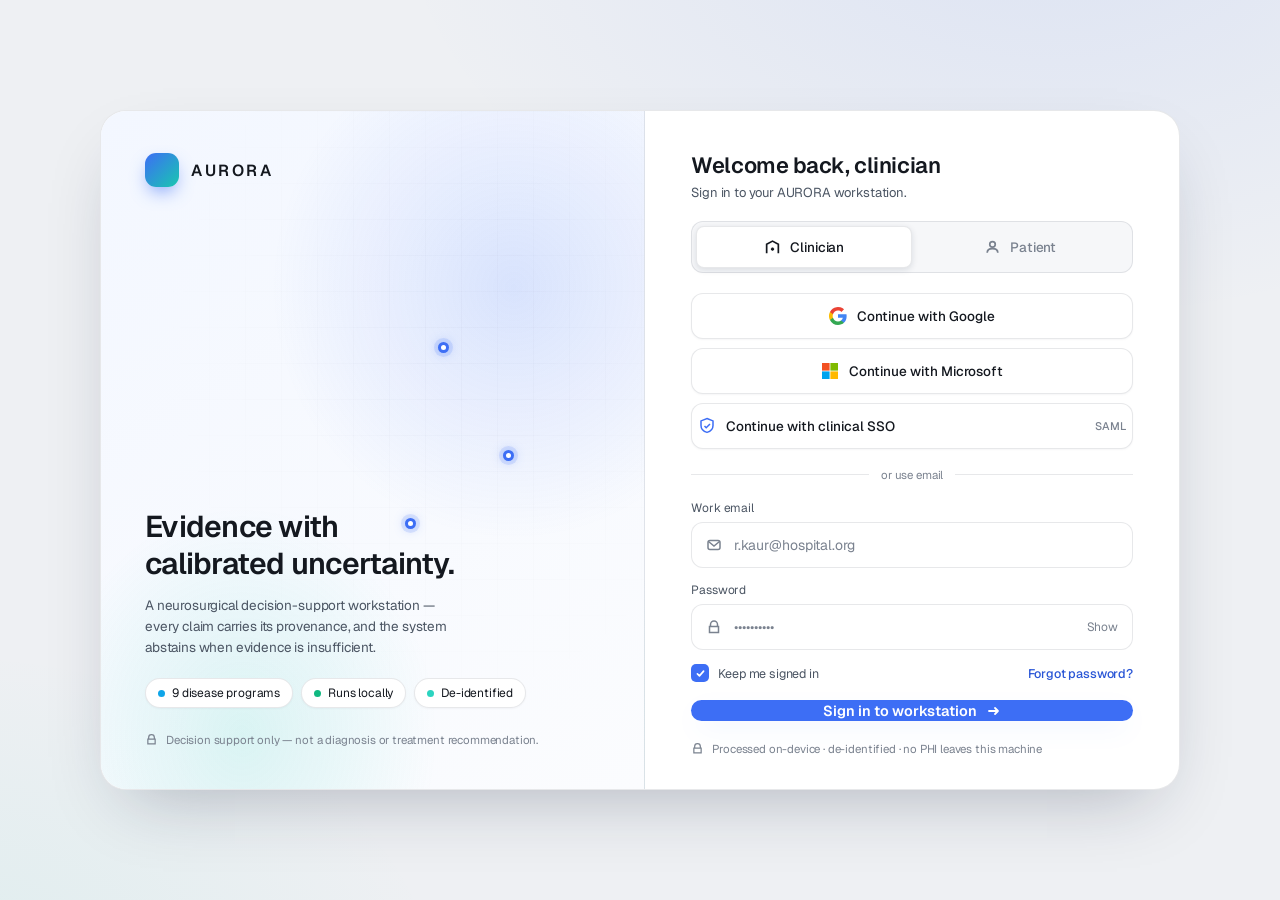
<file: webui/login.html>
<!DOCTYPE html>
<html lang="en">
<head>
<meta charset="UTF-8">
<meta name="viewport" content="width=device-width, initial-scale=1.0">
<title>AURORA · Sign in</title>
<link rel="preconnect" href="https://fonts.googleapis.com">
<link rel="preconnect" href="https://fonts.gstatic.com" crossorigin>
<link href="https://fonts.googleapis.com/css2?family=Geist:wght@400;500;600&family=Geist+Mono:wght@400;500&family=Inter:wght@400;500;600&display=swap" rel="stylesheet">
<style>
  :root {
    --bg: #EEF0F3; --card: #FFFFFF; --sunken: #F6F7F9; --hover: #EEF0F3;
    --fg: #14181F; --muted: #4B5563; --faint: #7A828F;
    --line: rgba(20,30,55,.10); --line-soft: rgba(20,30,55,.06);
    --brand: #3D6EF5; --brand-ink: #2A56D6; --teal: #18C7B0;
    --ev-definite: #0EA5E9; --ev-probable: #10B981; --teal2: #2BD4C0;
    --font: "Geist", "Inter", -apple-system, BlinkMacSystemFont, system-ui, sans-serif;
    --mono: "Geist Mono", ui-monospace, monospace;
    --r: 12px; --pill: 999px;
    --ease: cubic-bezier(.4,0,.2,1); --emph: cubic-bezier(.2,0,0,1);
  }
  * { box-sizing: border-box; }
  html, body { height: 100%; margin: 0; }
  body {
    font-family: var(--font); color: var(--fg); letter-spacing: -.01em;
    -webkit-font-smoothing: antialiased; font-variant-numeric: tabular-nums;
    background:
      radial-gradient(1100px 720px at 82% -12%, rgba(61,110,245,.10), transparent 60%),
      radial-gradient(860px 600px at -5% 112%, rgba(24,199,176,.08), transparent 60%),
      var(--bg);
    display: grid; place-items: center; overflow: hidden;
  }
  .login {
    width: min(1080px, 94vw); height: min(680px, 92vh);
    display: grid; grid-template-columns: 1.02fr 1fr;
    background: var(--card); border: 1px solid var(--line); border-radius: 26px;
    box-shadow: 0 30px 70px -28px rgba(20,30,55,.3); overflow: hidden;
    opacity: 0; transform: translateY(12px) scale(.99); animation: lin .5s var(--emph) forwards;
  }
  @keyframes lin { to { opacity: 1; transform: none; } }

  /* ── left brand panel (soft light gradient) ── */
  .brand-side { position: relative; padding: 42px 44px; display: flex; flex-direction: column; overflow: hidden;
    background:
      radial-gradient(72% 60% at 76% 26%, rgba(61,110,245,.16), transparent 62%),
      radial-gradient(60% 56% at 26% 92%, rgba(24,199,176,.14), transparent 60%),
      linear-gradient(150deg, #F3F7FF, #FBFCFE); border-right: 1px solid var(--line); }
  .grid-tex { position: absolute; inset: 0; opacity: .5;
    background-image: linear-gradient(rgba(20,30,55,.045) 1px, transparent 1px), linear-gradient(90deg, rgba(20,30,55,.045) 1px, transparent 1px);
    background-size: 36px 36px; mask-image: radial-gradient(75% 75% at 65% 35%, #000, transparent 78%); }
  .bs-top { position: relative; z-index: 2; display: flex; align-items: center; gap: 12px; }
  .bs-logo { width: 34px; height: 34px; border-radius: 11px; background: linear-gradient(135deg, var(--brand), var(--teal)); box-shadow: 0 8px 20px -7px var(--brand); }
  .bs-wm { font-size: 16px; font-weight: 600; letter-spacing: .16em; }
  .bs-body { position: relative; z-index: 2; margin-top: auto; }
  .bs-h { font-size: 30px; line-height: 37px; font-weight: 600; letter-spacing: -.025em; max-width: 15ch; }
  .bs-p { font-size: 13.5px; color: var(--muted); line-height: 21px; margin-top: 13px; max-width: 36ch; }
  .bs-pills { display: flex; flex-wrap: wrap; gap: 8px; margin-top: 20px; }
  .bs-pill { display: inline-flex; align-items: center; gap: 7px; height: 30px; padding: 0 12px; border-radius: var(--pill);
    background: var(--card); border: 1px solid var(--line); font-size: 12px; color: var(--fg); box-shadow: 0 1px 2px rgba(20,30,55,.04); }
  .bs-pill .dot { width: 7px; height: 7px; border-radius: 50%; }
  .bs-foot { position: relative; z-index: 2; margin-top: 24px; font-size: 11.5px; color: var(--faint); display: flex; align-items: center; gap: 8px; }
  .bs-pin { position: absolute; z-index: 1; width: 11px; height: 11px; border-radius: 50%; background: var(--brand); box-shadow: 0 0 0 4px rgba(61,110,245,.14), 0 0 12px rgba(61,110,245,.4); }
  .bs-pin::after { content: ""; position: absolute; inset: 3px; border-radius: 50%; background: #fff; }

  /* ── right form ── */
  .form-side { padding: 40px 46px; display: flex; flex-direction: column; overflow-y: auto; }
  .fs-h { font-size: 22px; font-weight: 600; letter-spacing: -.02em; }
  .fs-s { font-size: 13px; color: var(--muted); margin-top: 5px; }

  .role { display: flex; padding: 4px; background: var(--sunken); border: 1px solid var(--line); border-radius: var(--r); margin-top: 20px; position: relative; }
  .role .rthumb { position: absolute; z-index: 0; top: 4px; bottom: 4px; border-radius: 8px; background: var(--card); box-shadow: 0 2px 6px rgba(20,30,55,.12); border: 1px solid var(--line); transition: all .28s var(--emph); }
  .role .ro { position: relative; z-index: 1; flex: 1; height: 42px; display: flex; align-items: center; justify-content: center; gap: 9px; font-size: 13.5px; font-weight: 500; color: var(--faint); cursor: pointer; transition: color .14s; }
  .role .ro.on { color: var(--fg); }
  .role .ro svg { width: 17px; height: 17px; }

  /* SSO providers */
  .sso-grid { display: flex; flex-direction: column; gap: 9px; margin-top: 20px; }
  .sso { height: 46px; width: 100%; border: 1px solid var(--line); border-radius: var(--r); background: var(--card); color: var(--fg);
    font-family: inherit; font-size: 13.5px; font-weight: 500; cursor: pointer; display: flex; align-items: center; justify-content: center; gap: 10px;
    transition: background .14s, box-shadow .14s, transform .12s; box-shadow: 0 1px 2px rgba(20,30,55,.04); }
  .sso:hover { background: var(--hover); }
  .sso:active { transform: scale(.99); }
  .sso .pv { width: 18px; height: 18px; flex: 0 0 auto; }
  .sso .tag { margin-left: auto; font-size: 11px; color: var(--faint); }

  .or { display: flex; align-items: center; gap: 12px; margin: 18px 0 4px; color: var(--faint); font-size: 11.5px; }
  .or::before, .or::after { content: ""; flex: 1; height: 1px; background: var(--line); }

  .field { margin-top: 14px; }
  .field label { display: block; font-size: 12px; color: var(--muted); margin-bottom: 6px; }
  .field .inp { display: flex; align-items: center; gap: 10px; height: 46px; padding: 0 14px; background: var(--card); border: 1px solid var(--line); border-radius: var(--r); transition: border-color .14s, box-shadow .14s; }
  .field .inp:focus-within { border-color: color-mix(in oklab, var(--brand) 55%, transparent); box-shadow: 0 0 0 3px rgba(61,110,245,.14); }
  .field .inp svg { color: var(--faint); flex: 0 0 auto; }
  .field .inp input { flex: 1; background: none; border: none; outline: none; color: var(--fg); font-family: inherit; font-size: 14px; }
  .field .inp input::placeholder { color: var(--faint); }
  .field .inp .reveal { color: var(--faint); cursor: pointer; font-size: 12px; }

  .row-between { display: flex; align-items: center; justify-content: space-between; margin-top: 14px; }
  .check { display: flex; align-items: center; gap: 9px; font-size: 12.5px; color: var(--muted); cursor: pointer; }
  .check .box { width: 18px; height: 18px; border-radius: 5px; border: 1px solid var(--faint); background: var(--card); display: grid; place-items: center; }
  .check.on .box { background: var(--brand); border-color: transparent; }
  .check .box svg { opacity: 0; }
  .check.on .box svg { opacity: 1; }
  .link { font-size: 12.5px; color: var(--brand-ink); cursor: pointer; font-weight: 500; }

  .signin { margin-top: 18px; height: 48px; width: 100%; border: none; border-radius: var(--r);
    background: var(--brand); color: #fff; font-family: inherit; font-size: 14.5px; font-weight: 600; cursor: pointer;
    display: flex; align-items: center; justify-content: center; gap: 9px;
    box-shadow: 0 10px 26px -10px var(--brand); transition: transform .12s, filter .14s; }
  .signin:hover { filter: brightness(1.05); }
  .signin:active { transform: scale(.985); }

  .fs-foot { margin-top: auto; padding-top: 20px; display: flex; align-items: center; gap: 8px; font-size: 11.5px; color: var(--faint); }
  .fs-foot .lock { width: 13px; height: 13px; flex: 0 0 auto; }

  @media (prefers-reduced-motion: reduce) { .login { animation: none; opacity: 1; transform: none; } .role .rthumb { transition: none; } }
</style>
</head>
<body>
  <div class="login">
    <!-- brand -->
    <div class="brand-side">
      <div class="grid-tex"></div>
      <span class="bs-pin" style="left:62%;top:34%"></span>
      <span class="bs-pin" style="left:74%;top:50%"></span>
      <span class="bs-pin" style="left:56%;top:60%"></span>
      <div class="bs-top">
        <div class="bs-logo"></div>
        <div class="bs-wm">AURORA</div>
      </div>
      <div class="bs-body">
        <div class="bs-h" id="brandH">Evidence with calibrated uncertainty.</div>
        <div class="bs-p" id="brandP">A neurosurgical decision-support workstation — every claim carries its provenance, and the system abstains when evidence is insufficient.</div>
        <div class="bs-pills">
          <span class="bs-pill"><span class="dot" style="background:var(--ev-definite)"></span> 9 disease programs</span>
          <span class="bs-pill"><span class="dot" style="background:var(--ev-probable)"></span> Runs locally</span>
          <span class="bs-pill"><span class="dot" style="background:var(--teal2)"></span> De-identified</span>
        </div>
      </div>
      <div class="bs-foot">
        <svg class="lock" width="13" height="13" viewBox="0 0 16 16" fill="none" stroke="currentColor" stroke-width="1.5"><path d="M4.5 7.5V5.5a3.5 3.5 0 0 1 7 0v2M3.5 7.5h9v6h-9z"/></svg>
        Decision support only — not a diagnosis or treatment recommendation.
      </div>
    </div>

    <!-- form -->
    <div class="form-side">
      <div class="fs-h" id="formH">Welcome back, clinician</div>
      <div class="fs-s" id="formS">Sign in to your AURORA workstation.</div>

      <div class="role" id="role">
        <span class="rthumb" id="rthumb" style="left:4px;width:calc(50% - 4px)"></span>
        <div class="ro on" data-role="clinician">
          <svg viewBox="0 0 16 16" fill="none" stroke="currentColor" stroke-width="1.6"><path d="M2.5 13.5V5L8 2l5.5 3v8.5"/><path d="M8 8v3M6.5 9.5h3"/></svg>
          Clinician
        </div>
        <div class="ro" data-role="patient">
          <svg viewBox="0 0 16 16" fill="none" stroke="currentColor" stroke-width="1.6"><circle cx="8" cy="5" r="2.6"/><path d="M3 13c0-2.5 2.2-4 5-4s5 1.5 5 4"/></svg>
          Patient
        </div>
      </div>

      <!-- SSO providers -->
      <div class="sso-grid">
        <button class="sso" data-sso="google">
          <svg class="pv" viewBox="0 0 18 18"><path fill="#4285F4" d="M17.64 9.2c0-.64-.06-1.25-.16-1.84H9v3.48h4.84a4.14 4.14 0 0 1-1.8 2.72v2.26h2.92c1.7-1.57 2.68-3.88 2.68-6.62z"/><path fill="#34A853" d="M9 18c2.43 0 4.47-.8 5.96-2.18l-2.92-2.26c-.81.54-1.84.86-3.04.86-2.34 0-4.32-1.58-5.03-3.7H.96v2.33A9 9 0 0 0 9 18z"/><path fill="#FBBC05" d="M3.97 10.72a5.4 5.4 0 0 1 0-3.44V4.95H.96a9 9 0 0 0 0 8.1l3.01-2.33z"/><path fill="#EA4335" d="M9 3.58c1.32 0 2.5.45 3.44 1.35l2.58-2.58A9 9 0 0 0 .96 4.95l3.01 2.33C4.68 5.16 6.66 3.58 9 3.58z"/></svg>
          Continue with Google
        </button>
        <button class="sso" data-sso="microsoft">
          <svg class="pv" viewBox="0 0 18 18"><rect x="1" y="1" width="7.6" height="7.6" fill="#F25022"/><rect x="9.4" y="1" width="7.6" height="7.6" fill="#7FBA00"/><rect x="1" y="9.4" width="7.6" height="7.6" fill="#00A4EF"/><rect x="9.4" y="9.4" width="7.6" height="7.6" fill="#FFB900"/></svg>
          Continue with Microsoft
        </button>
        <button class="sso" data-sso="okta" id="ssoClinical">
          <svg class="pv" viewBox="0 0 18 18" fill="none" stroke="#3D6EF5" stroke-width="1.5"><path d="M9 1.5l6 2.4v4.6c0 3.4-2.5 5.9-6 6.9-3.5-1-6-3.5-6-6.9V3.9z"/><path d="M6.5 9l1.7 1.7L12 7"/></svg>
          <span id="ssoLabel">Continue with clinical SSO</span>
          <span class="tag">SAML</span>
        </button>
      </div>

      <div class="or">or use email</div>

      <div class="field">
        <label id="lblEmail">Work email</label>
        <div class="inp">
          <svg width="16" height="16" viewBox="0 0 16 16" fill="none" stroke="currentColor" stroke-width="1.5"><rect x="2" y="3.5" width="12" height="9" rx="2"/><path d="M2.5 4.5L8 9l5.5-4.5"/></svg>
          <input type="email" id="email" placeholder="r.kaur@hospital.org" autocomplete="username">
        </div>
      </div>

      <div class="field">
        <label>Password</label>
        <div class="inp">
          <svg width="16" height="16" viewBox="0 0 16 16" fill="none" stroke="currentColor" stroke-width="1.5"><path d="M4.5 7.5V5.5a3.5 3.5 0 0 1 7 0v2M3.5 7.5h9v6h-9z"/></svg>
          <input type="password" id="pw" placeholder="••••••••••" autocomplete="current-password">
          <span class="reveal" id="reveal">Show</span>
        </div>
      </div>

      <div class="row-between">
        <div class="check on" id="remember">
          <span class="box"><svg width="11" height="11" viewBox="0 0 16 16" fill="none" stroke="#fff" stroke-width="2.4"><path d="M3.5 8.5l3 3 6-7" stroke-linecap="round" stroke-linejoin="round"/></svg></span>
          Keep me signed in
        </div>
        <span class="link">Forgot password?</span>
      </div>

      <button class="signin" id="signin">
        <span id="signinLabel">Sign in to workstation</span>
        <svg width="16" height="16" viewBox="0 0 16 16" fill="none" stroke="currentColor" stroke-width="1.8"><path d="M3 8h9M9 5l3 3-3 3" stroke-linecap="round" stroke-linejoin="round"/></svg>
      </button>

      <div class="fs-foot">
        <svg class="lock" width="13" height="13" viewBox="0 0 16 16" fill="none" stroke="currentColor" stroke-width="1.5"><path d="M4.5 7.5V5.5a3.5 3.5 0 0 1 7 0v2M3.5 7.5h9v6h-9z"/></svg>
        <span id="footNote">Processed on-device · de-identified · no PHI leaves this machine</span>
      </div>
    </div>
  </div>

  <script>
    let role = 'clinician';
    const rthumb = document.getElementById('rthumb');
    const copy = {
      clinician: {
        brandH: 'Evidence with calibrated uncertainty.',
        brandP: 'A neurosurgical decision-support workstation — every claim carries its provenance, and the system abstains when evidence is insufficient.',
        formH: 'Welcome back, clinician', formS: 'Sign in to your AURORA workstation.',
        lblEmail: 'Work email', email: 'r.kaur@hospital.org',
        signinLabel: 'Sign in to workstation', ssoLabel: 'Continue with clinical SSO',
        footNote: 'Processed on-device · de-identified · no PHI leaves this machine',
        dest: 'clinician-light.html',
      },
      patient: {
        brandH: 'Your care, clearly explained.',
        brandP: 'AURORA Care brings your appointments, wellbeing and care team into one calm place — written for you, never as medical advice.',
        formH: 'Welcome back', formS: 'Sign in to AURORA Care.',
        lblEmail: 'Email', email: 'maya.r@email.com',
        signinLabel: 'Sign in to my care', ssoLabel: 'Continue with patient portal',
        footNote: 'Private & encrypted · you control what your care team sees',
        dest: 'screens/patient-dashboard.html',
      },
    };
    function setRole(r) {
      role = r;
      document.querySelectorAll('.role .ro').forEach(o => o.classList.toggle('on', o.dataset.role === r));
      rthumb.style.left = r === 'clinician' ? '4px' : '50%';
      const c = copy[r];
      for (const id of ['brandH','brandP','formH','formS','lblEmail','signinLabel','ssoLabel','footNote']) {
        const el = document.getElementById(id); if (el) el.textContent = c[id];
      }
      document.getElementById('email').placeholder = c.email;
    }
    document.querySelectorAll('.role .ro').forEach(o => o.addEventListener('click', () => setRole(o.dataset.role)));
    document.getElementById('remember').addEventListener('click', e => e.currentTarget.classList.toggle('on'));
    const pw = document.getElementById('pw');
    document.getElementById('reveal').addEventListener('click', e => {
      const show = pw.type === 'password'; pw.type = show ? 'text' : 'password'; e.target.textContent = show ? 'Hide' : 'Show';
    });
    function go() { window.location.href = copy[role].dest; }
    document.getElementById('signin').addEventListener('click', go);
    document.querySelectorAll('.sso').forEach(b => b.addEventListener('click', go));
  </script>
</body>
</html>
</file>
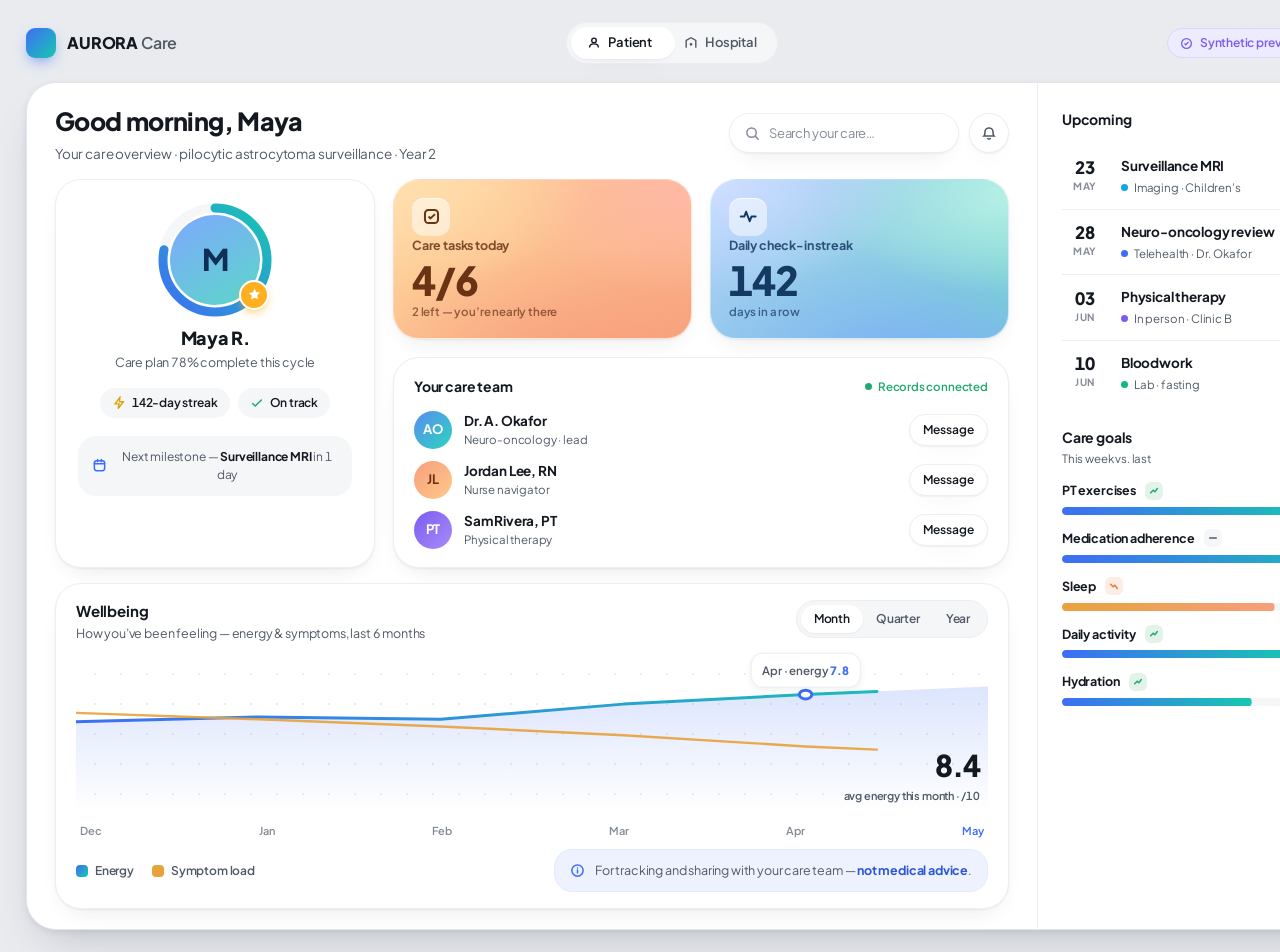
<file: webui/screens/patient-dashboard.html>
<!DOCTYPE html>
<html lang="en">
<head>
<meta charset="UTF-8">
<meta name="viewport" content="width=device-width, initial-scale=1.0">
<title>AURORA Care · Patient</title>
<link rel="preconnect" href="https://fonts.googleapis.com">
<link rel="preconnect" href="https://fonts.gstatic.com" crossorigin>
<link href="https://fonts.googleapis.com/css2?family=Plus+Jakarta+Sans:wght@400;500;600;700;800&family=Geist+Mono:wght@400;500&display=swap" rel="stylesheet">
<link rel="stylesheet" href="patient.css">
<style>
  body { width: 1440px; height: 952px; overflow: hidden; }
  .page { width: 1440px; height: 952px; padding: 22px 26px; display: flex; flex-direction: column; gap: 18px; }

  /* ── top strip ── */
  .topstrip { display: flex; align-items: center; gap: 18px; }
  .brand { display: flex; align-items: center; gap: 11px; }
  .logo { width: 30px; height: 30px; border-radius: 9px; background: linear-gradient(135deg, var(--blue), var(--teal)); box-shadow: 0 6px 16px -6px var(--blue); }
  .brand .wm { font-size: 16px; font-weight: 800; letter-spacing: -.01em; }
  .brand .wm span { color: var(--muted); font-weight: 600; }
  .topstrip .seg { margin: 0 auto; }
  .ts-right { display: flex; align-items: center; gap: 10px; }
  .ava-sm { width: 40px; height: 40px; border-radius: 50%; background: linear-gradient(135deg,#FFC98B,#F79E7C); display: grid; place-items: center; color: #7a3f1e; font-weight: 800; font-size: 14px; box-shadow: var(--sh); }

  /* ── frame ── */
  .frame { flex: 1; min-height: 0; background: var(--bg); border: 1px solid var(--line-2); border-radius: var(--r-frame); box-shadow: var(--sh-2); overflow: hidden; }
  .dash { display: grid; grid-template-columns: 1fr 376px; height: 100%; }
  .main { padding: 20px 28px; display: flex; flex-direction: column; gap: 15px; min-width: 0; }
  .rail { border-left: 1px solid var(--line); padding: 26px 24px; display: flex; flex-direction: column; gap: 22px; background: linear-gradient(180deg, rgba(255,255,255,.5), transparent 40%); }

  /* ── header ── */
  .dhead { display: flex; align-items: center; gap: 16px; }
  .greet .h { font-size: 25px; font-weight: 800; letter-spacing: -.025em; }
  .greet .s { font-size: 13.5px; color: var(--muted); margin-top: 3px; }
  .dhead .actions { margin-left: auto; display: flex; align-items: center; gap: 10px; }
  .search { display: flex; align-items: center; gap: 9px; height: 40px; padding: 0 15px; border-radius: var(--r-pill); background: var(--card); border: 1px solid var(--line); color: var(--faint); font-size: 13px; width: 230px; box-shadow: var(--sh); }

  /* ── top row ── */
  .toprow { display: grid; grid-template-columns: 320px 1fr; gap: 18px; }
  .stack { display: flex; flex-direction: column; gap: 18px; min-width: 0; }
  .gradrow { display: grid; grid-template-columns: 1fr 1fr; gap: 18px; }

  /* profile card */
  .profile { padding: 22px; display: flex; flex-direction: column; align-items: center; text-align: center; }
  .pf-ring { position: relative; width: 116px; height: 116px; margin-bottom: 6px; }
  .pf-ring .mono-ava { position: absolute; inset: 13px; border-radius: 50%; background: linear-gradient(150deg,#7FA8FF,#5BD7C8); display: grid; place-items: center; color: #0f2f57; font-weight: 800; font-size: 30px; }
  .pf-star { position: absolute; right: 4px; bottom: 8px; width: 30px; height: 30px; border-radius: 50%; background: #FFB020; display: grid; place-items: center; box-shadow: 0 4px 10px -3px rgba(255,176,32,.8); border: 2.5px solid var(--card); }
  .pf-name { font-size: 18px; font-weight: 800; letter-spacing: -.02em; }
  .pf-role { font-size: 12.5px; color: var(--muted); margin-top: 2px; }
  .pf-chips { display: flex; gap: 8px; margin-top: 16px; flex-wrap: wrap; justify-content: center; }
  .pf-chip { display: inline-flex; align-items: center; gap: 6px; height: 30px; padding: 0 12px; border-radius: var(--r-pill); background: var(--card-2); font-size: 12px; font-weight: 600; }
  .pf-chip svg { width: 14px; height: 14px; }
  .pf-foot { display: flex; align-items: center; gap: 9px; margin-top: 18px; padding: 12px 14px; width: 100%;
    border-radius: var(--r-md); background: var(--card-2); font-size: 12px; color: var(--muted); }
  .pf-foot b { color: var(--ink); font-weight: 700; }
  .pf-foot svg { flex: 0 0 auto; }

  /* gradient stat cards */
  .gstat { position: relative; border-radius: var(--r-card); padding: 18px; overflow: hidden; box-shadow: var(--sh); border: 1px solid rgba(255,255,255,.5); min-height: 150px; display: flex; flex-direction: column; }
  .gstat.warm { background:
      radial-gradient(120% 130% at 0% 0%, #FFE0B0 0%, transparent 55%),
      radial-gradient(120% 120% at 100% 10%, #FFB9A6 0%, transparent 52%),
      radial-gradient(140% 150% at 70% 130%, #F79C7B 0%, transparent 60%),
      linear-gradient(135deg, #FFD49B, #F9A982); color: #6a3414; }
  .gstat.cool { background:
      radial-gradient(120% 130% at 0% 0%, #CFE0FF 0%, transparent 55%),
      radial-gradient(120% 120% at 100% 10%, #B6F0E6 0%, transparent 52%),
      radial-gradient(140% 150% at 70% 130%, #7FA8FF 0%, transparent 62%),
      linear-gradient(135deg, #AFC8FF, #74D8C8); color: #143a63; }
  .gstat .tile { width: 38px; height: 38px; border-radius: 12px; background: rgba(255,255,255,.5); backdrop-filter: blur(6px); display: grid; place-items: center; box-shadow: var(--sh-in); }
  .gstat .tile svg { width: 19px; height: 19px; }
  .gstat .lab { font-size: 12.5px; font-weight: 700; opacity: .85; margin-top: auto; }
  .gstat .val { font-size: 40px; font-weight: 800; line-height: 1.05; letter-spacing: -.03em; margin-top: 4px; }
  .gstat .cap { font-size: 11.5px; font-weight: 600; opacity: .72; margin-top: 2px; }

  /* connected / care team card */
  .team { padding: 18px 20px; }
  .ct-head { display: flex; align-items: center; justify-content: space-between; margin-bottom: 14px; }
  .ct-head .t { font-size: 14px; font-weight: 700; white-space: nowrap; }
  .ct-head .st { font-size: 11.5px; color: var(--up); display: flex; align-items: center; gap: 6px; font-weight: 600; white-space: nowrap; }
  .ct-list { display: flex; flex-direction: column; gap: 12px; }
  .ct-item { display: flex; align-items: center; gap: 12px; }
  .ct-ava { width: 38px; height: 38px; border-radius: 50%; display: grid; place-items: center; font-weight: 700; font-size: 13px; color: #fff; flex: 0 0 auto; }
  .ct-name { font-size: 13.5px; font-weight: 700; white-space: nowrap; }
  .ct-role { font-size: 11.5px; color: var(--muted); white-space: nowrap; }
  .ct-item > div:nth-child(2) { min-width: 0; }
  .ct-item .msg { margin-left: auto; }

  /* chart card */
  .chart { padding: 16px 20px; display: flex; flex-direction: column; gap: 10px; flex: 1; min-height: 0; }
  .ch-head { display: flex; align-items: flex-start; gap: 16px; }
  .ch-head .t { font-size: 15px; font-weight: 700; }
  .ch-head .s { font-size: 12.5px; color: var(--muted); margin-top: 2px; }
  .ch-head .seg { margin-left: auto; }
  .ch-head .seg .opt { height: 28px; padding: 0 13px; font-size: 12px; }
  .plot { display: flex; flex-direction: column; gap: 10px; flex: 1; min-height: 0; }
  .plot-area { position: relative; flex: 1; min-height: 124px; }
  .plot-grid {
    position: absolute; inset: 0; border-radius: var(--r-md);
    background-image: radial-gradient(circle, rgba(60,70,90,.10) 1.1px, transparent 1.1px);
    background-size: 26px 30px; background-position: 6px 6px;
  }
  .tooltip {
    position: absolute; transform: translate(-50%, -120%); padding: 8px 11px; border-radius: 12px;
    background: var(--card); box-shadow: var(--sh-2); border: 1px solid var(--line);
    font-size: 11.5px; font-weight: 600; white-space: nowrap; z-index: 3;
  }
  .tooltip .k { color: var(--muted); font-weight: 600; }
  .tooltip .b { color: var(--blue); font-weight: 800; }
  .bigstat { position: absolute; right: 8px; bottom: 8px; text-align: right; }
  .bigstat .v { font-size: 30px; font-weight: 800; letter-spacing: -.03em; }
  .bigstat .c { font-size: 11px; color: var(--muted); font-weight: 600; }
  .months { display: flex; justify-content: space-between; padding: 0 4px; }
  .months span { font-size: 11px; font-weight: 600; color: var(--faint); }
  .months span.on { color: var(--blue); }
  .legend { display: flex; gap: 18px; }
  .lg { display: flex; align-items: center; gap: 7px; font-size: 12px; font-weight: 600; color: var(--muted); }
  .lg .sw { width: 12px; height: 12px; border-radius: 4px; }

  /* rail sections */
  .rs-head { display: flex; align-items: center; justify-content: space-between; margin-bottom: 14px; }
  .rs-head .t { font-size: 14px; font-weight: 700; }
  .rs-head .sub { font-size: 11.5px; color: var(--muted); margin-top: 2px; }
  .see { font-size: 12px; font-weight: 600; color: var(--blue); }

  .sched { display: flex; flex-direction: column; }
  .sevent { display: flex; align-items: center; gap: 13px; padding: 12px 0; border-bottom: 1px solid var(--line); }
  .sevent:last-child { border-bottom: 0; }
  .se-date { width: 46px; flex: 0 0 auto; text-align: center; }
  .se-date .d { font-size: 17px; font-weight: 800; line-height: 1; }
  .se-date .m { font-size: 10px; font-weight: 700; color: var(--faint); text-transform: uppercase; letter-spacing: .06em; margin-top: 3px; }
  .se-body { flex: 1; min-width: 0; }
  .se-title { font-size: 13.5px; font-weight: 700; }
  .se-ch { display: flex; align-items: center; gap: 6px; font-size: 11.5px; color: var(--muted); margin-top: 3px; }
  .se-dot { width: 7px; height: 7px; border-radius: 50%; }
  .se-time { font-size: 11.5px; font-weight: 700; color: var(--ink); margin-left: auto; flex: 0 0 auto; }

  .goals { display: flex; flex-direction: column; gap: 14px; }
  .goal .g-top { display: flex; align-items: center; gap: 9px; margin-bottom: 7px; }
  .goal .g-name { font-size: 12.5px; font-weight: 700; white-space: nowrap; }
  .goal .g-pct { margin-left: auto; font-size: 12px; font-weight: 700; }
  .trend { display: inline-flex; align-items: center; justify-content: center; width: 18px; height: 18px; border-radius: 6px; }
  .trend.up { background: color-mix(in oklab, var(--up) 14%, white); color: var(--up); }
  .trend.down { background: color-mix(in oklab, var(--down) 14%, white); color: var(--down); }
  .trend.flat { background: var(--card-2); color: var(--muted); }
</style>
</head>
<body>
<div class="page">

  <!-- ── top strip ── -->
  <div class="topstrip">
    <div class="brand">
      <div class="logo"></div>
      <div class="wm">AURORA <span>Care</span></div>
    </div>
    <div class="seg">
      <span class="thumb" style="left:4px; width:104px;"></span>
      <span class="opt on">
        <svg viewBox="0 0 16 16" width="14" height="14" fill="none" stroke="currentColor" stroke-width="1.6"><circle cx="8" cy="5" r="2.6"/><path d="M3 13c0-2.5 2.2-4 5-4s5 1.5 5 4"/></svg>
        Patient
      </span>
      <a class="opt" href="../clinician.html" style="text-decoration:none">
        <svg viewBox="0 0 16 16" width="14" height="14" fill="none" stroke="currentColor" stroke-width="1.6"><path d="M2.5 13.5V5L8 2l5.5 3v8.5"/><path d="M8 8v3M6.5 9.5h3"/></svg>
        Hospital
      </a>
    </div>
    <div class="ts-right">
      <span class="badge-syn">
        <svg viewBox="0 0 16 16" width="13" height="13" fill="none" stroke="currentColor" stroke-width="1.6"><circle cx="8" cy="8" r="6"/><path d="M5.5 8l1.6 1.6L10.5 6"/></svg>
        Synthetic preview
      </span>
      <button class="icon-btn" aria-label="Help">
        <svg viewBox="0 0 16 16" width="16" height="16" fill="none" stroke="currentColor" stroke-width="1.6"><circle cx="8" cy="8" r="6"/><path d="M6.4 6.2a1.6 1.6 0 0 1 3 .6c0 1-1.4 1.3-1.4 2.2M8 11.4v.1" stroke-linecap="round"/></svg>
      </button>
      <div class="ava-sm">MR</div>
    </div>
  </div>

  <!-- ── frame ── -->
  <div class="frame">
    <div class="dash">

      <!-- ───── main column ───── -->
      <div class="main">

        <!-- header -->
        <div class="dhead fu">
          <div class="greet">
            <div class="h">Good morning, Maya</div>
            <div class="s">Your care overview · pilocytic astrocytoma surveillance · Year 2</div>
          </div>
          <div class="actions">
            <div class="search">
              <svg viewBox="0 0 16 16" width="15" height="15" fill="none" stroke="currentColor" stroke-width="1.6"><circle cx="7" cy="7" r="5"/><path d="M14 14l-3-3" stroke-linecap="round"/></svg>
              Search your care…
            </div>
            <button class="icon-btn" aria-label="Notifications">
              <svg viewBox="0 0 16 16" width="16" height="16" fill="none" stroke="currentColor" stroke-width="1.6"><path d="M4 7a4 4 0 0 1 8 0c0 3 1 4 1 4H3s1-1 1-4z"/><path d="M6.5 13a1.6 1.6 0 0 0 3 0"/></svg>
            </button>
          </div>
        </div>

        <!-- top row -->
        <div class="toprow">

          <!-- profile -->
          <div class="card profile fu d1">
            <div class="pf-ring">
              <svg width="116" height="116" viewBox="0 0 116 116">
                <circle cx="58" cy="58" r="52" fill="none" stroke="var(--card-2)" stroke-width="9"/>
                <circle class="ring-arc" cx="58" cy="58" r="52" fill="none" stroke="url(#pr)" stroke-width="9" stroke-linecap="round" transform="rotate(-90 58 58)" style="--circ:327; --off:72;"/>
                <defs><linearGradient id="pr" x1="0" y1="0" x2="1" y2="1"><stop offset="0" stop-color="#3D6EF5"/><stop offset="1" stop-color="#18C7B0"/></linearGradient></defs>
              </svg>
              <div class="mono-ava">M</div>
              <div class="pf-star">
                <svg viewBox="0 0 16 16" width="15" height="15" fill="#fff"><path d="M8 1.6l1.8 3.8 4.1.5-3 2.9.8 4.1L8 11.5 4.3 13.4l.8-4.1-3-2.9 4.1-.5z"/></svg>
              </div>
            </div>
            <div class="pf-name">Maya R.</div>
            <div class="pf-role">Care plan 78% complete this cycle</div>
            <div class="pf-chips">
              <span class="pf-chip"><svg viewBox="0 0 16 16" fill="none" stroke="#E0A106" stroke-width="1.6"><path d="M9 1.5L3.5 9H8l-1 5.5L13 6.5H8.5z"/></svg> 142-day streak</span>
              <span class="pf-chip"><svg viewBox="0 0 16 16" fill="none" stroke="var(--up)" stroke-width="1.7"><path d="M3 8.5l3 3 7-7" stroke-linecap="round"/></svg> On track</span>
            </div>
            <div class="pf-foot">
              <svg viewBox="0 0 16 16" width="15" height="15" fill="none" stroke="var(--blue)" stroke-width="1.6"><rect x="2.5" y="3" width="11" height="10.5" rx="2.5"/><path d="M2.5 6h11M6 1.5v2.6M10 1.5v2.6" stroke-linecap="round"/></svg>
              <span>Next milestone — <b>Surveillance MRI</b> in 1 day</span>
            </div>
          </div>

          <!-- stack -->
          <div class="stack">
            <div class="gradrow">
              <div class="gstat warm fu d2">
                <div class="tile">
                  <svg viewBox="0 0 16 16" fill="none" stroke="#6a3414" stroke-width="1.7"><path d="M5.5 8l1.6 1.6L11 6"/><rect x="2.5" y="2.5" width="11" height="11" rx="3"/></svg>
                </div>
                <div class="lab">Care tasks today</div>
                <div class="val"><span data-countup="4">0</span>/6</div>
                <div class="cap">2 left — you’re nearly there</div>
              </div>
              <div class="gstat cool fu d3">
                <div class="tile">
                  <svg viewBox="0 0 16 16" fill="none" stroke="#143a63" stroke-width="1.7"><path d="M1.5 8h3l1.5-4 3 8 1.5-4h3.5" stroke-linecap="round" stroke-linejoin="round"/></svg>
                </div>
                <div class="lab">Daily check-in streak</div>
                <div class="val" data-countup="142">0</div>
                <div class="cap">days in a row</div>
              </div>
            </div>

            <!-- care team -->
            <div class="card team fu d3">
              <div class="ct-head">
                <div class="t">Your care team</div>
                <div class="st"><span class="se-dot" style="background:var(--up)"></span> Records connected</div>
              </div>
              <div class="ct-list">
                <div class="ct-item">
                  <div class="ct-ava" style="background:linear-gradient(135deg,#5B8DEF,#2BD4C0)">AO</div>
                  <div><div class="ct-name">Dr. A. Okafor</div><div class="ct-role">Neuro-oncology · lead</div></div>
                  <button class="btn msg" style="height:32px;padding:0 13px;font-size:12px">Message</button>
                </div>
                <div class="ct-item">
                  <div class="ct-ava" style="background:linear-gradient(135deg,#F79E7C,#FFC98B);color:#6a3414">JL</div>
                  <div><div class="ct-name">Jordan Lee, RN</div><div class="ct-role">Nurse navigator</div></div>
                  <button class="btn msg" style="height:32px;padding:0 13px;font-size:12px">Message</button>
                </div>
                <div class="ct-item">
                  <div class="ct-ava" style="background:linear-gradient(135deg,#7C5CF0,#A78BFA)">PT</div>
                  <div><div class="ct-name">Sam Rivera, PT</div><div class="ct-role">Physical therapy</div></div>
                  <button class="btn msg" style="height:32px;padding:0 13px;font-size:12px">Message</button>
                </div>
              </div>
            </div>
          </div>
        </div>

        <!-- chart card -->
        <div class="card chart fu d4">
          <div class="ch-head">
            <div>
              <div class="t">Wellbeing</div>
              <div class="s">How you’ve been feeling — energy &amp; symptoms, last 6 months</div>
            </div>
            <div class="seg">
              <span class="thumb" style="left:4px; width:62px;"></span>
              <span class="opt on">Month</span>
              <span class="opt">Quarter</span>
              <span class="opt">Year</span>
            </div>
          </div>

          <div class="plot">
            <div class="plot-area">
              <div class="plot-grid"></div>
              <svg width="100%" height="100%" viewBox="0 0 800 200" preserveAspectRatio="none" style="position:absolute;inset:0">
                <defs>
                  <linearGradient id="energyFill" x1="0" y1="0" x2="0" y2="1">
                    <stop offset="0" stop-color="#3D6EF5" stop-opacity=".18"/>
                    <stop offset="1" stop-color="#3D6EF5" stop-opacity="0"/>
                  </linearGradient>
                  <linearGradient id="energyLine" x1="0" y1="0" x2="1" y2="0">
                    <stop offset="0" stop-color="#3D6EF5"/><stop offset="1" stop-color="#18C7B0"/>
                  </linearGradient>
                </defs>
                <path d="M0,86 L160,80 L320,83 L480,64 L640,52 L800,42 L800,200 L0,200 Z" fill="url(#energyFill)"/>
                <polyline class="draw" pathLength="1" points="0,86 160,80 320,83 480,64 640,52 800,42" fill="none" stroke="url(#energyLine)" stroke-width="3" stroke-linecap="round" stroke-linejoin="round" vector-effect="non-scaling-stroke"/>
                <polyline class="draw d2" pathLength="1" points="0,75 160,83 320,92 480,103 640,117 800,127" fill="none" stroke="#E8A23C" stroke-width="2.4" stroke-linecap="round" stroke-linejoin="round" stroke-dasharray="1" vector-effect="non-scaling-stroke" opacity=".9"/>
              </svg>
              <!-- highlight point + tooltip at Apr (640,52) -->
              <svg width="100%" height="100%" viewBox="0 0 800 200" preserveAspectRatio="none" style="position:absolute;inset:0;overflow:visible">
                <circle class="dot-pop" cx="640" cy="52" r="5.5" fill="#fff" stroke="#3D6EF5" stroke-width="3" vector-effect="non-scaling-stroke"/>
              </svg>
              <div class="tooltip dot-pop" style="left:80%; top:26%;">
                <span class="k">Apr · energy</span> <span class="b">7.8</span>
              </div>
              <div class="bigstat">
                <div class="v"><span data-countup="8.4" data-dec="1">0.0</span></div>
                <div class="c">avg energy this month · /10</div>
              </div>
            </div>
            <div class="months">
              <span>Dec</span><span>Jan</span><span>Feb</span><span>Mar</span><span>Apr</span><span class="on">May</span>
            </div>
          </div>

          <div style="display:flex;align-items:center;gap:18px">
            <div class="legend">
              <span class="lg"><span class="sw" style="background:linear-gradient(135deg,#3D6EF5,#18C7B0)"></span> Energy</span>
              <span class="lg"><span class="sw" style="background:#E8A23C"></span> Symptom load</span>
            </div>
            <div class="np-note" style="margin-left:auto">
              <svg class="i" viewBox="0 0 16 16" fill="none" stroke="currentColor" stroke-width="1.6"><circle cx="8" cy="8" r="6"/><path d="M8 7.4v3.2M8 5.2v.1" stroke-linecap="round"/></svg>
              <span>For tracking and sharing with your care team — <b>not medical advice</b>.</span>
            </div>
          </div>
        </div>

      </div>

      <!-- ───── right rail ───── -->
      <div class="rail">

        <!-- upcoming -->
        <div class="fu d2">
          <div class="rs-head">
            <div class="t">Upcoming</div>
            <span class="see">See all</span>
          </div>
          <div class="sched">
            <div class="sevent">
              <div class="se-date"><div class="d">23</div><div class="m">May</div></div>
              <div class="se-body">
                <div class="se-title">Surveillance MRI</div>
                <div class="se-ch"><span class="se-dot" style="background:var(--ev-definite)"></span> Imaging · Children’s</div>
              </div>
              <div class="se-time">09:30</div>
            </div>
            <div class="sevent">
              <div class="se-date"><div class="d">28</div><div class="m">May</div></div>
              <div class="se-body">
                <div class="se-title">Neuro-oncology review</div>
                <div class="se-ch"><span class="se-dot" style="background:var(--blue)"></span> Telehealth · Dr. Okafor</div>
              </div>
              <div class="se-time">14:00</div>
            </div>
            <div class="sevent">
              <div class="se-date"><div class="d">03</div><div class="m">Jun</div></div>
              <div class="se-body">
                <div class="se-title">Physical therapy</div>
                <div class="se-ch"><span class="se-dot" style="background:var(--ev-indeterminate)"></span> In person · Clinic B</div>
              </div>
              <div class="se-time">11:15</div>
            </div>
            <div class="sevent">
              <div class="se-date"><div class="d">10</div><div class="m">Jun</div></div>
              <div class="se-body">
                <div class="se-title">Bloodwork</div>
                <div class="se-ch"><span class="se-dot" style="background:var(--ev-probable)"></span> Lab · fasting</div>
              </div>
              <div class="se-time">16:00</div>
            </div>
          </div>
        </div>

        <!-- care goals -->
        <div class="fu d3" style="flex:1">
          <div class="rs-head">
            <div>
              <div class="t">Care goals</div>
              <div class="sub">This week vs. last</div>
            </div>
          </div>
          <div class="goals">
            <div class="goal">
              <div class="g-top">
                <span class="g-name">PT exercises</span>
                <span class="trend up"><svg viewBox="0 0 12 12" width="10" height="10" fill="none" stroke="currentColor" stroke-width="1.8"><path d="M2 8l3-3 2 2 3-4" stroke-linecap="round" stroke-linejoin="round"/></svg></span>
                <span class="g-pct">80%</span>
              </div>
              <div class="bar"><i style="--p:.8; background:linear-gradient(90deg,#3D6EF5,#18C7B0)"></i></div>
            </div>
            <div class="goal">
              <div class="g-top">
                <span class="g-name">Medication adherence</span>
                <span class="trend flat"><svg viewBox="0 0 12 12" width="10" height="10" fill="none" stroke="currentColor" stroke-width="1.8"><path d="M2 6h8" stroke-linecap="round"/></svg></span>
                <span class="g-pct">100%</span>
              </div>
              <div class="bar"><i style="--p:1; background:linear-gradient(90deg,#3D6EF5,#18C7B0)"></i></div>
            </div>
            <div class="goal">
              <div class="g-top">
                <span class="g-name">Sleep</span>
                <span class="trend down"><svg viewBox="0 0 12 12" width="10" height="10" fill="none" stroke="currentColor" stroke-width="1.8"><path d="M2 4l3 3 2-2 3 4" stroke-linecap="round" stroke-linejoin="round"/></svg></span>
                <span class="g-pct">65%</span>
              </div>
              <div class="bar"><i style="--p:.65; background:linear-gradient(90deg,#E8A23C,#F79E7C)"></i></div>
            </div>
            <div class="goal">
              <div class="g-top">
                <span class="g-name">Daily activity</span>
                <span class="trend up"><svg viewBox="0 0 12 12" width="10" height="10" fill="none" stroke="currentColor" stroke-width="1.8"><path d="M2 8l3-3 2 2 3-4" stroke-linecap="round" stroke-linejoin="round"/></svg></span>
                <span class="g-pct">72%</span>
              </div>
              <div class="bar"><i style="--p:.72; background:linear-gradient(90deg,#3D6EF5,#18C7B0)"></i></div>
            </div>
            <div class="goal">
              <div class="g-top">
                <span class="g-name">Hydration</span>
                <span class="trend up"><svg viewBox="0 0 12 12" width="10" height="10" fill="none" stroke="currentColor" stroke-width="1.8"><path d="M2 8l3-3 2 2 3-4" stroke-linecap="round" stroke-linejoin="round"/></svg></span>
                <span class="g-pct">58%</span>
              </div>
              <div class="bar"><i style="--p:.58; background:linear-gradient(90deg,#3D6EF5,#18C7B0)"></i></div>
            </div>
          </div>
        </div>

      </div>
    </div>
  </div>
</div>
<script src="aurora.js"></script>
</body>
</html>
</file>
<file: webui/screens/patient.css>
/* ============================================================
   AURORA — Patient surface
   Warm, calm, Throne-style care dashboard. The friendly
   counterpart to the dark clinical workstation. Light theme.
   ============================================================ */

:root {
  /* surfaces — clean white (was warm cream) */
  --bg-outer: #E9EBEF;
  --bg:       #FFFFFF;   /* frame canvas       */
  --card:     #FFFFFF;
  --card-2:   #F5F6F8;   /* sunken / subtle    */

  /* ink — strong contrast for readability */
  --ink:      #14181F;
  --muted:    #515967;
  --faint:    #858C97;
  --line:     #ECEEF1;   /* hairline           */
  --line-2:   #E2E5EA;

  /* brand */
  --blue:     #3D6EF5;
  --blue-ink: #2A56D6;
  --teal:     #18C7B0;
  --blue-wash:#EDF2FE;

  /* evidence semantics (light) */
  --ev-definite:      #0EA5E9;
  --ev-probable:      #10B981;
  --ev-mimic:         #E0A106;
  --ev-indeterminate: #7C5CF0;
  --ev-insufficient:  #8A929E;

  /* status */
  --up:   #1FA971;
  --down: #E8783C;

  /* type */
  --font: "Plus Jakarta Sans", -apple-system, BlinkMacSystemFont, "Segoe UI", system-ui, sans-serif;
  --mono: "Geist Mono", "JetBrains Mono", ui-monospace, monospace;

  /* radius */
  --r-frame: 30px; --r-card: 26px; --r-md: 18px; --r-sm: 13px; --r-pill: 999px;

  /* elevation — soft, layered */
  --sh:   0 1px 2px rgba(20,22,40,.05), 0 10px 26px -14px rgba(24,28,52,.16);
  --sh-2: 0 2px 6px rgba(20,22,40,.07), 0 22px 46px -18px rgba(24,28,52,.22);
  --sh-in: inset 0 1px 0 rgba(255,255,255,.7);

  /* motion */
  --dur: 240ms; --dur-fast: 140ms; --dur-slow: 420ms;
  --ease: cubic-bezier(.4,0,.2,1); --ease-out: cubic-bezier(0,0,.2,1);
  --spring: cubic-bezier(.34,1.4,.5,1);
}

* { box-sizing: border-box; }
html, body { margin: 0; padding: 0; }
body {
  font-family: var(--font);
  background: var(--bg-outer);
  color: var(--ink);
  font-size: 14px; line-height: 1.5;
  -webkit-font-smoothing: antialiased;
  font-variant-numeric: tabular-nums;
  letter-spacing: -.012em;
}
::-webkit-scrollbar { width: 0; height: 0; }
* { scrollbar-width: none; }
.num { font-variant-numeric: tabular-nums; }
.mono { font-family: var(--mono); }

/* ───────── Card ───────── */
.card {
  background: var(--card); border-radius: var(--r-card);
  border: 1px solid var(--line);
  box-shadow: var(--sh);
}

/* ───────── Segmented control ───────── */
.seg {
  position: relative; display: inline-flex; padding: 4px;
  background: var(--card-2); border: 1px solid var(--line); border-radius: var(--r-pill);
}
.seg .opt {
  position: relative; z-index: 1; display: inline-flex; align-items: center; gap: 7px;
  height: 32px; padding: 0 16px; border-radius: var(--r-pill);
  font-size: 13px; font-weight: 600; color: var(--muted); cursor: pointer;
  transition: color var(--dur) var(--ease);
}
.seg .opt.on { color: var(--ink); }
.seg .thumb {
  position: absolute; z-index: 0; top: 4px; bottom: 4px; border-radius: var(--r-pill);
  background: var(--card); box-shadow: var(--sh); transition: all var(--dur) var(--spring);
}

/* ───────── Pills / chips ───────── */
.chip {
  display: inline-flex; align-items: center; gap: 7px;
  height: 30px; padding: 0 12px; border-radius: var(--r-pill);
  background: var(--card-2); border: 1px solid var(--line);
  font-size: 12.5px; font-weight: 600; color: var(--ink);
}
.chip .i { width: 14px; height: 14px; color: var(--muted); }
.badge-syn {
  display: inline-flex; align-items: center; gap: 7px; height: 30px; padding: 0 12px; white-space: nowrap;
  border-radius: var(--r-pill); font-size: 12px; font-weight: 600;
  color: var(--ev-indeterminate); background: color-mix(in oklab, var(--ev-indeterminate) 12%, white);
  border: 1px solid color-mix(in oklab, var(--ev-indeterminate) 26%, white);
}

/* ───────── Buttons ───────── */
.btn {
  display: inline-flex; align-items: center; justify-content: center; gap: 8px;
  height: 40px; padding: 0 16px; border-radius: var(--r-pill);
  font-family: inherit; font-size: 13.5px; font-weight: 600; cursor: pointer;
  border: 1px solid var(--line); background: var(--card); color: var(--ink);
  transition: transform var(--dur-fast) var(--ease), box-shadow var(--dur) var(--ease), background var(--dur) var(--ease);
  box-shadow: var(--sh);
}
.btn:active { transform: scale(.97); }
.btn.primary { background: var(--blue); border-color: transparent; color: #fff; box-shadow: 0 6px 16px -6px var(--blue); }
.icon-btn {
  display: inline-flex; align-items: center; justify-content: center;
  width: 40px; height: 40px; border-radius: 50%; cursor: pointer;
  border: 1px solid var(--line); background: var(--card); color: var(--muted);
  box-shadow: var(--sh); transition: transform var(--dur-fast) var(--ease), color var(--dur) var(--ease);
}
.icon-btn:hover { color: var(--ink); }
.icon-btn:active { transform: scale(.94); }

/* ───────── Ring progress ───────── */
.ring-arc {
  stroke-dasharray: var(--circ); stroke-dashoffset: var(--circ);
  transition: stroke-dashoffset var(--dur-slow) var(--ease-out);
}
.reveal-in .ring-arc { stroke-dashoffset: var(--off); }

/* ───────── Progress bar ───────── */
.bar { position: relative; height: 8px; border-radius: var(--r-pill); background: var(--card-2); overflow: hidden; }
.bar > i {
  position: absolute; inset: 0; border-radius: var(--r-pill); transform: scaleX(0); transform-origin: left;
  transition: transform var(--dur-slow) var(--ease-out);
}
.reveal-in .bar > i { transform: scaleX(var(--p, 1)); }

/* ───────── Non-prescriptive note ───────── */
.np-note {
  display: flex; align-items: center; gap: 10px; padding: 11px 15px;
  border-radius: var(--r-md); font-size: 12.5px; color: var(--muted);
  background: var(--blue-wash); border: 1px solid color-mix(in oklab, var(--blue) 14%, white);
}
.np-note b { color: var(--blue-ink); font-weight: 700; }
.np-note .i { width: 15px; height: 15px; color: var(--blue); flex: 0 0 auto; }

/* ───────── chart line draw-in (uses pathLength="1") ───────── */
.draw { stroke-dasharray: 1; stroke-dashoffset: 1; transition: stroke-dashoffset 760ms var(--ease-out); }
.reveal-in .draw { stroke-dashoffset: 0; }
.draw.d2 { transition-delay: 120ms; }
.dot-pop { opacity: 0; transition: opacity var(--dur) var(--ease) 600ms; }
.reveal-in .dot-pop { opacity: 1; }

/* ───────── reveal helpers ───────── */
.fu { opacity: 0; transform: translateY(10px); transition: opacity var(--dur) var(--ease-out), transform var(--dur) var(--ease-out); }
.reveal-in .fu { opacity: 1; transform: none; }
.reveal-in .fu.d1 { transition-delay: 40ms; }
.reveal-in .fu.d2 { transition-delay: 90ms; }
.reveal-in .fu.d3 { transition-delay: 140ms; }
.reveal-in .fu.d4 { transition-delay: 190ms; }
.reveal-in .fu.d5 { transition-delay: 240ms; }

@media (prefers-reduced-motion: reduce) {
  * { transition-duration: 1ms !important; }
}
</file>
